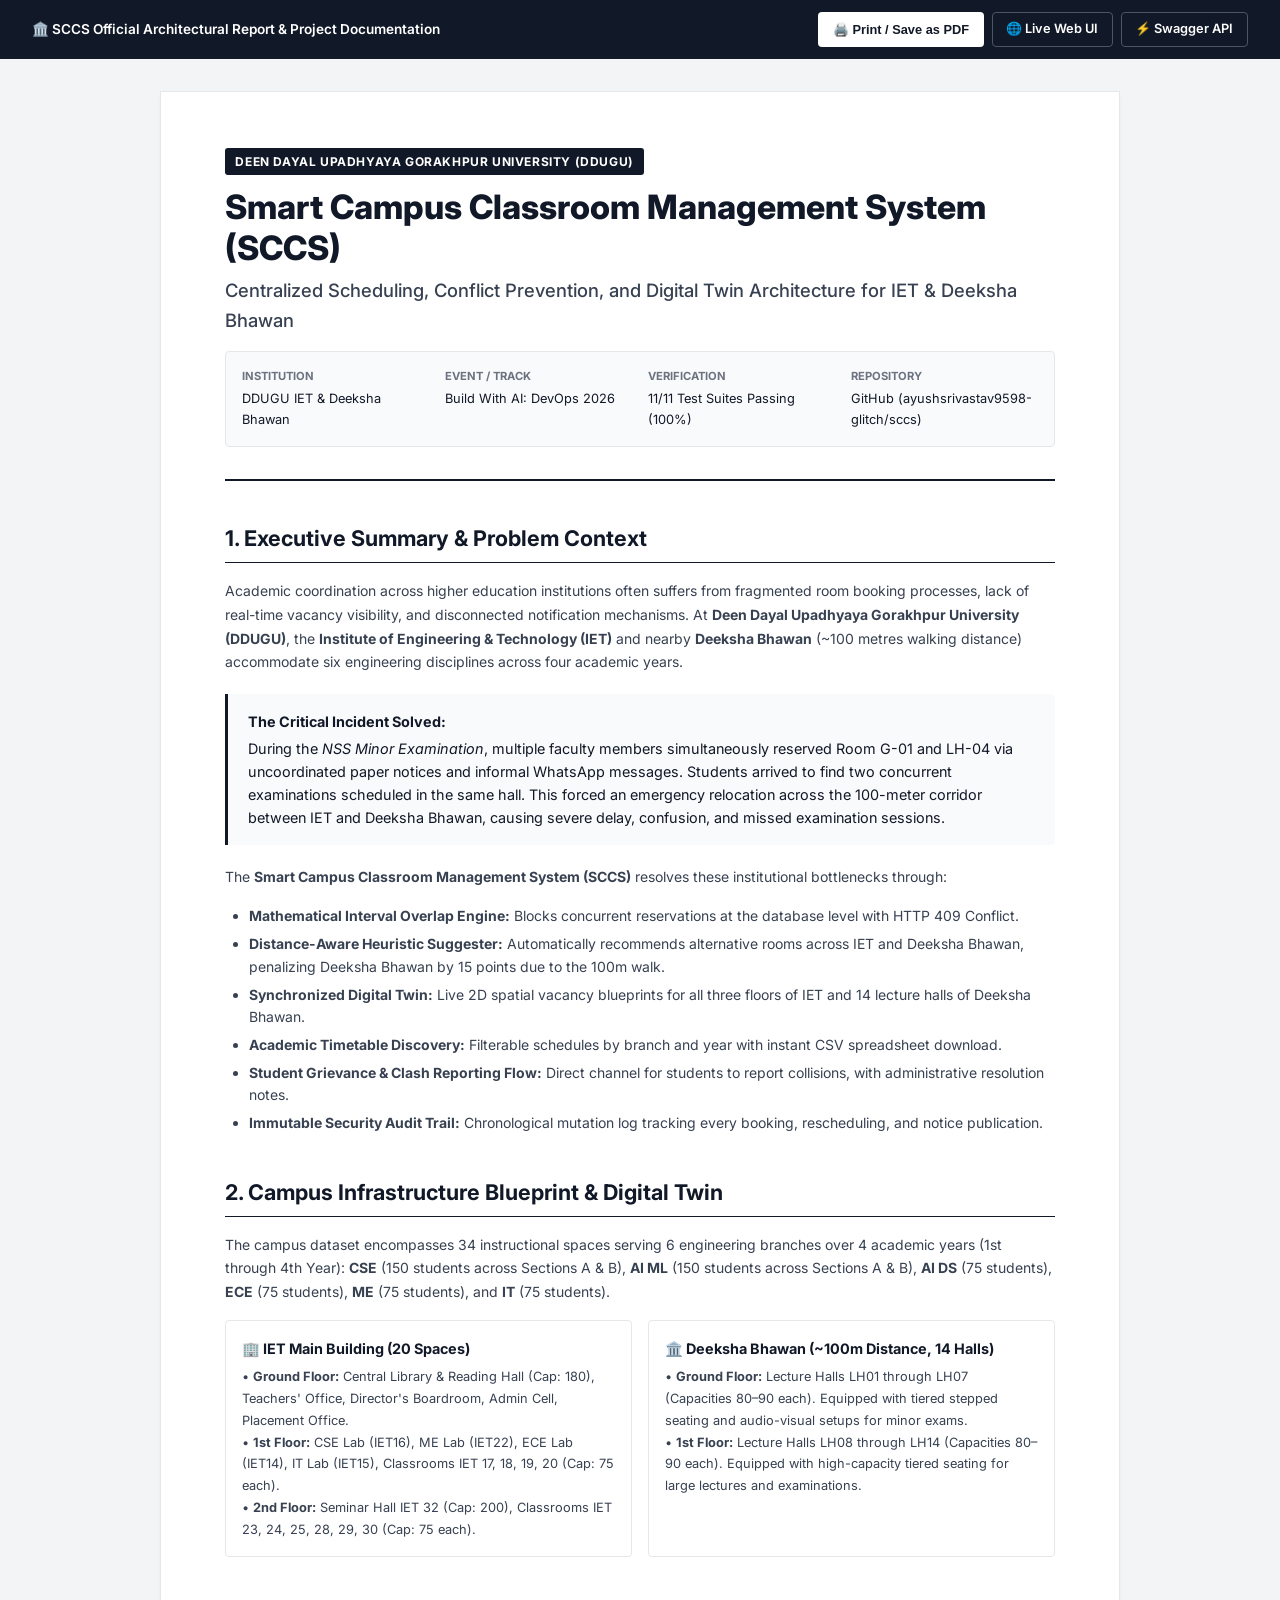
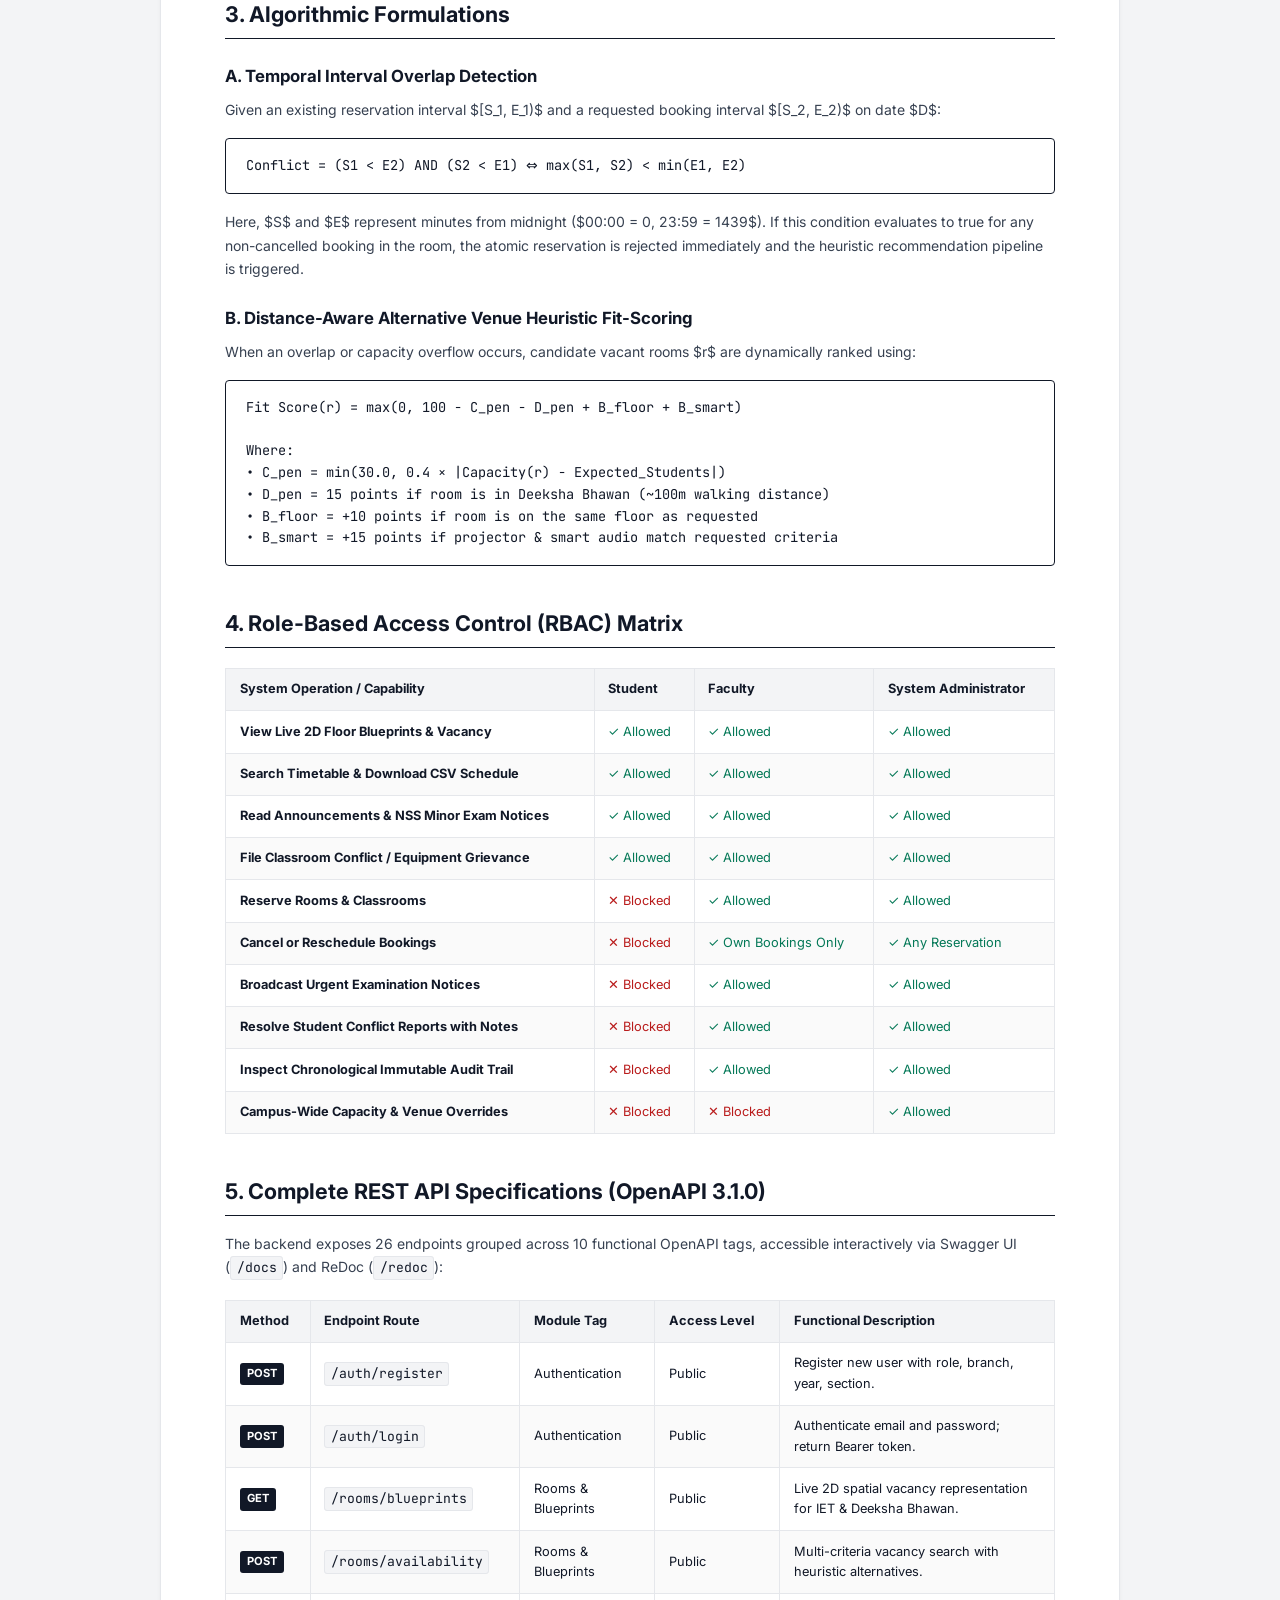
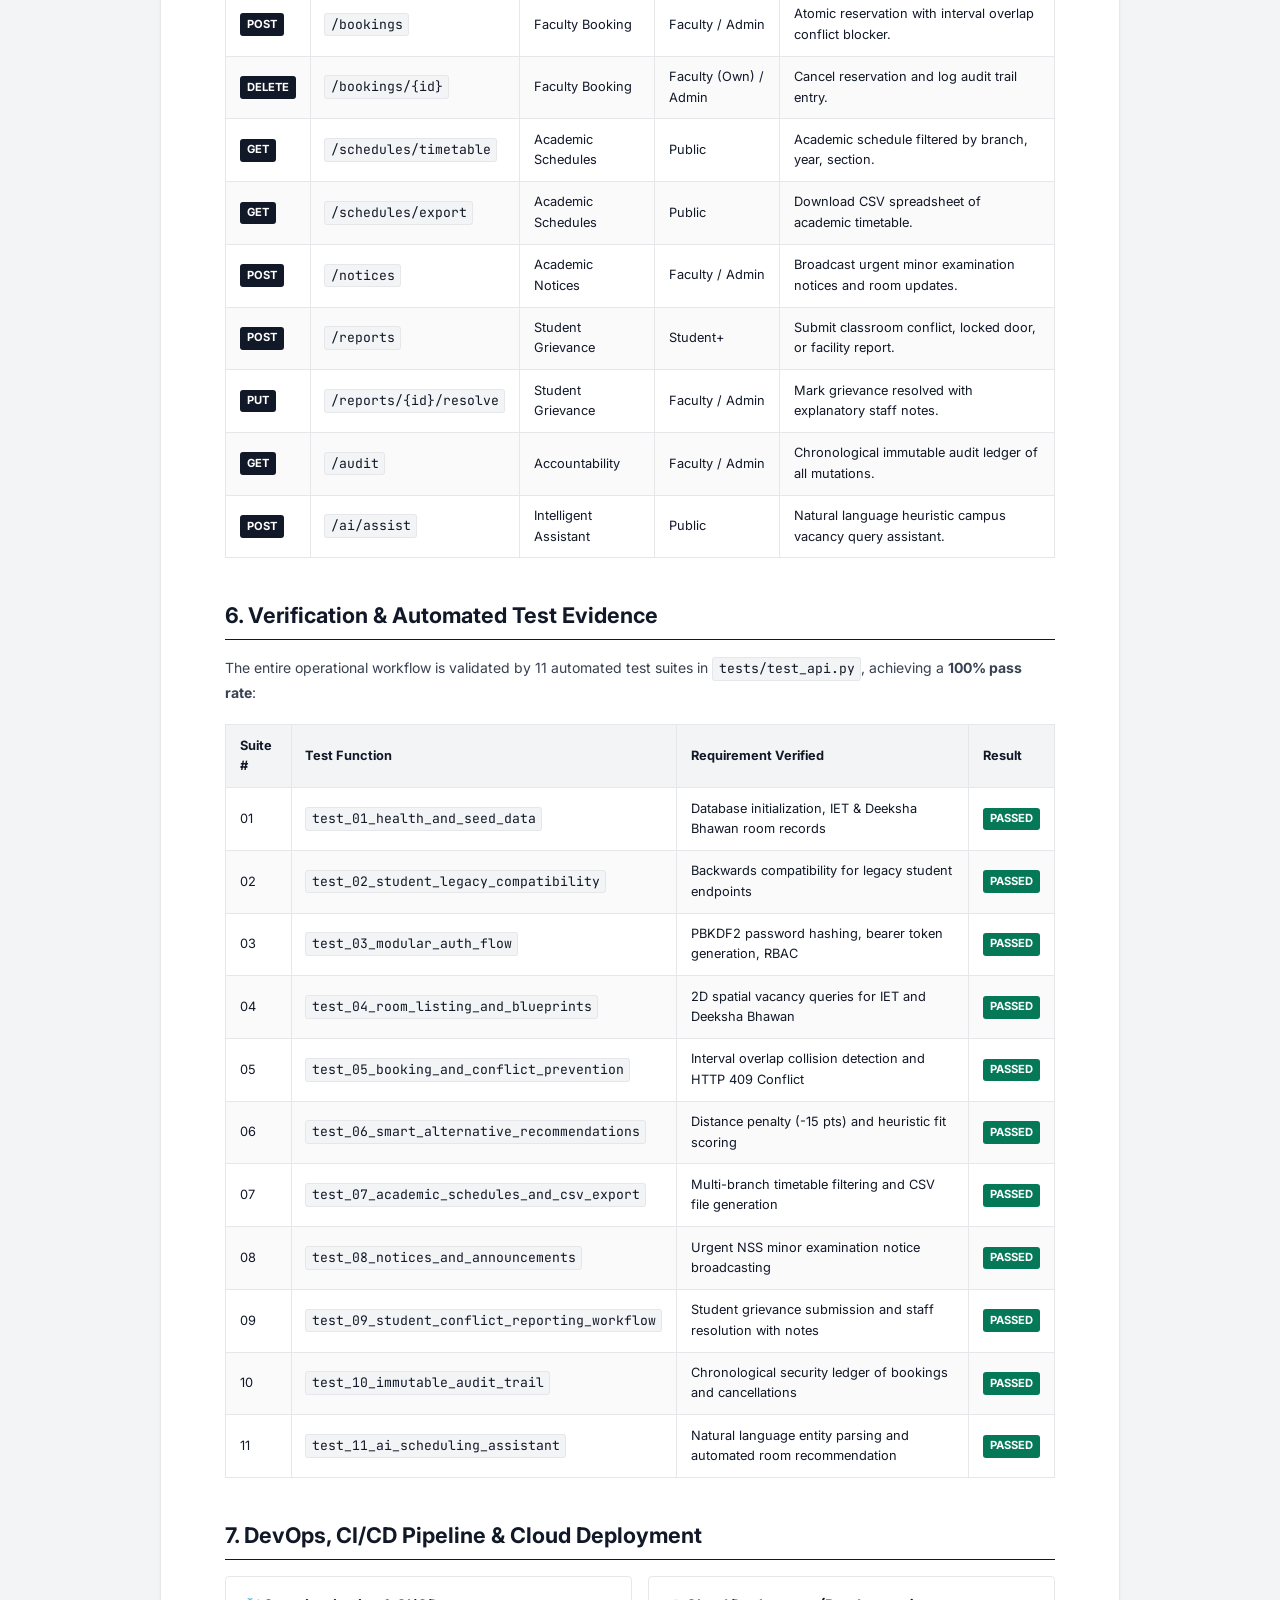
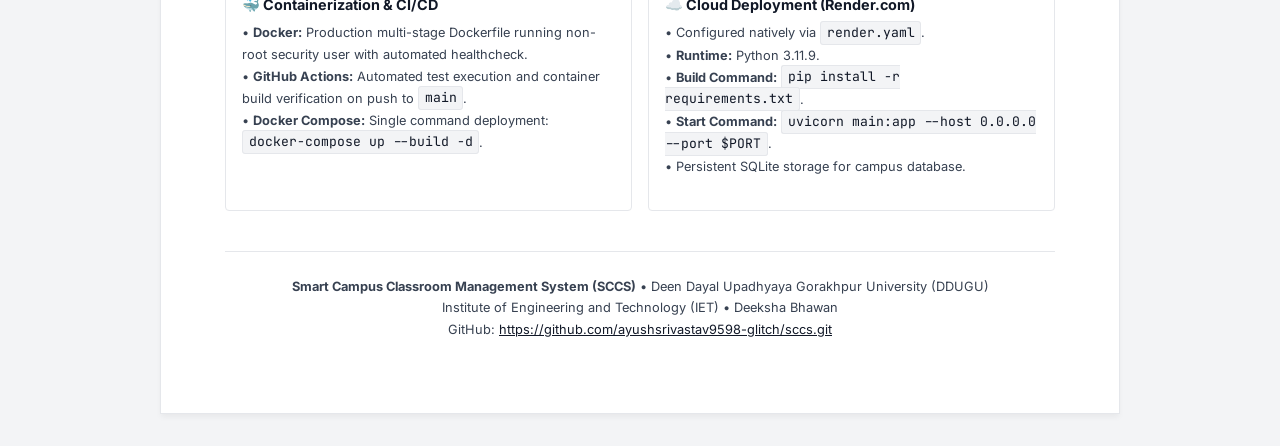
<file: PROJECT_DOCUMENTATION.html>
<!DOCTYPE html>
<html lang="en">
<head>
  <meta charset="UTF-8">
  <meta name="viewport" content="width=device-width, initial-scale=1.0">
  <title>SCCS - Project Documentation & Architectural Report | DDUGU</title>
  <style>
    @import url('https://fonts.googleapis.com/css2?family=Inter:wght@400;500;600;700;800&family=JetBrains+Mono:wght@400;500;700&display=swap');

    :root {
      --primary: #111827;
      --secondary: #374151;
      --muted: #6b7280;
      --border: #e5e7eb;
      --bg: #ffffff;
      --bg-subtle: #f9fafb;
    }

    * {
      box-sizing: border-box;
      margin: 0;
      padding: 0;
    }

    body {
      font-family: 'Inter', -apple-system, BlinkMacSystemFont, "Segoe UI", Roboto, sans-serif;
      color: var(--primary);
      background: #f3f4f6;
      line-height: 1.6;
      font-size: 14px;
    }

    .page-container {
      max-width: 960px;
      margin: 2rem auto;
      background: var(--bg);
      padding: 3.5rem 4rem;
      border: 1px solid var(--border);
      box-shadow: 0 4px 6px -1px rgba(0, 0, 0, 0.05);
    }

    /* Print styling */
    @media print {
      body {
        background: #fff;
      }
      .page-container {
        border: none;
        box-shadow: none;
        padding: 0;
        margin: 0;
        max-width: 100%;
      }
      .page-break {
        page-break-before: always;
      }
      .no-print {
        display: none !important;
      }
    }

    /* Action bar */
    .action-bar {
      position: sticky;
      top: 0;
      background: #111827;
      color: #fff;
      padding: 0.75rem 2rem;
      display: flex;
      justify-content: space-between;
      align-items: center;
      z-index: 1000;
    }

    .btn {
      display: inline-flex;
      align-items: center;
      gap: 0.4rem;
      padding: 0.4rem 0.85rem;
      font-size: 0.8rem;
      font-weight: 600;
      border-radius: 4px;
      text-decoration: none;
      border: 1px solid transparent;
      cursor: pointer;
    }

    .btn-light {
      background: #ffffff;
      color: #111827;
    }

    .btn-outline {
      background: transparent;
      color: #ffffff;
      border-color: #4b5563;
    }

    /* Cover / Header */
    .report-header {
      border-bottom: 2px solid var(--primary);
      padding-bottom: 2rem;
      margin-bottom: 2.5rem;
    }

    .uni-badge {
      display: inline-block;
      font-size: 0.75rem;
      font-weight: 700;
      letter-spacing: 0.05em;
      text-transform: uppercase;
      background: var(--primary);
      color: #fff;
      padding: 0.25rem 0.65rem;
      border-radius: 3px;
      margin-bottom: 0.75rem;
    }

    h1.report-title {
      font-size: 2.1rem;
      font-weight: 800;
      line-height: 1.2;
      color: var(--primary);
      margin-bottom: 0.5rem;
    }

    .report-subtitle {
      font-size: 1.15rem;
      color: var(--secondary);
      font-weight: 500;
      margin-bottom: 1rem;
    }

    .meta-grid {
      display: grid;
      grid-template-columns: repeat(4, 1fr);
      gap: 1rem;
      background: var(--bg-subtle);
      border: 1px solid var(--border);
      padding: 1rem;
      border-radius: 4px;
      font-size: 0.8rem;
    }

    .meta-item strong {
      display: block;
      color: var(--muted);
      font-size: 0.7rem;
      text-transform: uppercase;
      margin-bottom: 0.2rem;
    }

    /* Typography */
    h2 {
      font-size: 1.35rem;
      font-weight: 700;
      color: var(--primary);
      border-bottom: 1.5px solid var(--primary);
      padding-bottom: 0.4rem;
      margin-top: 2.5rem;
      margin-bottom: 1rem;
    }

    h3 {
      font-size: 1.05rem;
      font-weight: 700;
      color: var(--primary);
      margin-top: 1.5rem;
      margin-bottom: 0.5rem;
    }

    p {
      margin-bottom: 1rem;
      color: #374151;
      line-height: 1.7;
    }

    ul, ol {
      margin-left: 1.5rem;
      margin-bottom: 1rem;
      color: #374151;
      line-height: 1.6;
    }

    li {
      margin-bottom: 0.35rem;
    }

    /* Callout Box */
    .callout {
      background: var(--bg-subtle);
      border-left: 3.5px solid var(--primary);
      padding: 1rem 1.25rem;
      border-radius: 0 4px 4px 0;
      margin: 1.25rem 0;
      font-size: 0.9rem;
    }

    .callout strong {
      color: var(--primary);
      display: block;
      margin-bottom: 0.25rem;
    }

    /* Tables */
    table {
      width: 100%;
      border-collapse: collapse;
      font-size: 0.8rem;
      margin: 1.25rem 0;
      border: 1px solid var(--border);
    }

    th, td {
      padding: 0.65rem 0.85rem;
      border: 1px solid var(--border);
      text-align: left;
    }

    th {
      background: #f3f4f6;
      font-weight: 700;
      color: var(--primary);
    }

    tr:nth-child(even) td {
      background: #fafafa;
    }

    /* Code & Formulas */
    pre, code {
      font-family: 'JetBrains Mono', monospace;
    }

    code {
      background: #f3f4f6;
      padding: 0.15rem 0.35rem;
      border-radius: 3px;
      font-size: 0.82rem;
      color: #111827;
      border: 1px solid #e5e7eb;
    }

    .formula-box {
      background: #ffffff;
      border: 1.5px solid #111827;
      padding: 1rem 1.25rem;
      border-radius: 4px;
      margin: 1rem 0;
      font-family: 'JetBrains Mono', monospace;
      font-size: 0.85rem;
      line-height: 1.6;
    }

    /* Badges */
    .badge {
      display: inline-block;
      font-size: 0.7rem;
      font-weight: 700;
      padding: 0.15rem 0.45rem;
      border-radius: 3px;
      background: #111827;
      color: #ffffff;
    }

    .badge-success {
      background: #047857;
      color: #ffffff;
    }

    /* Grid Layouts */
    .grid-2 {
      display: grid;
      grid-template-columns: 1fr 1fr;
      gap: 1rem;
      margin: 1rem 0;
    }

    .card-box {
      border: 1px solid var(--border);
      padding: 1rem;
      border-radius: 4px;
      background: #ffffff;
    }

    .card-box h4 {
      font-size: 0.9rem;
      font-weight: 700;
      margin-bottom: 0.4rem;
      color: var(--primary);
    }
  </style>
</head>
<body>

  <!-- Top Action Bar (hidden in print) -->
  <div class="action-bar no-print">
    <div style="font-size:0.85rem; font-weight:600;">
      🏛️ SCCS Official Architectural Report & Project Documentation
    </div>
    <div style="display:flex; gap:0.5rem;">
      <button class="btn btn-light" onclick="window.print()">🖨️ Print / Save as PDF</button>
      <a href="http://localhost:8000" class="btn btn-outline" target="_blank">🌐 Live Web UI</a>
      <a href="http://localhost:8000/docs" class="btn btn-outline" target="_blank">⚡ Swagger API</a>
    </div>
  </div>

  <div class="page-container">

    <!-- Document Header -->
    <header class="report-header">
      <span class="uni-badge">Deen Dayal Upadhyaya Gorakhpur University (DDUGU)</span>
      <h1 class="report-title">Smart Campus Classroom Management System (SCCS)</h1>
      <div class="report-subtitle">
        Centralized Scheduling, Conflict Prevention, and Digital Twin Architecture for IET & Deeksha Bhawan
      </div>
      <div class="meta-grid">
        <div class="meta-item">
          <strong>Institution</strong>
          DDUGU IET & Deeksha Bhawan
        </div>
        <div class="meta-item">
          <strong>Event / Track</strong>
          Build With AI: DevOps 2026
        </div>
        <div class="meta-item">
          <strong>Verification</strong>
          11/11 Test Suites Passing (100%)
        </div>
        <div class="meta-item">
          <strong>Repository</strong>
          GitHub (ayushsrivastav9598-glitch/sccs)
        </div>
      </div>
    </header>

    <!-- Section 1 -->
    <section>
      <h2>1. Executive Summary & Problem Context</h2>
      <p>
        Academic coordination across higher education institutions often suffers from fragmented room booking processes, lack of real-time vacancy visibility, and disconnected notification mechanisms. At <strong>Deen Dayal Upadhyaya Gorakhpur University (DDUGU)</strong>, the <strong>Institute of Engineering & Technology (IET)</strong> and nearby <strong>Deeksha Bhawan</strong> (~100 metres walking distance) accommodate six engineering disciplines across four academic years.
      </p>

      <div class="callout">
        <strong>The Critical Incident Solved:</strong>
        During the <em>NSS Minor Examination</em>, multiple faculty members simultaneously reserved Room G-01 and LH-04 via uncoordinated paper notices and informal WhatsApp messages. Students arrived to find two concurrent examinations scheduled in the same hall. This forced an emergency relocation across the 100-meter corridor between IET and Deeksha Bhawan, causing severe delay, confusion, and missed examination sessions.
      </div>

      <p>
        The <strong>Smart Campus Classroom Management System (SCCS)</strong> resolves these institutional bottlenecks through:
      </p>
      <ul>
        <li><strong>Mathematical Interval Overlap Engine:</strong> Blocks concurrent reservations at the database level with HTTP 409 Conflict.</li>
        <li><strong>Distance-Aware Heuristic Suggester:</strong> Automatically recommends alternative rooms across IET and Deeksha Bhawan, penalizing Deeksha Bhawan by 15 points due to the 100m walk.</li>
        <li><strong>Synchronized Digital Twin:</strong> Live 2D spatial vacancy blueprints for all three floors of IET and 14 lecture halls of Deeksha Bhawan.</li>
        <li><strong>Academic Timetable Discovery:</strong> Filterable schedules by branch and year with instant CSV spreadsheet download.</li>
        <li><strong>Student Grievance & Clash Reporting Flow:</strong> Direct channel for students to report collisions, with administrative resolution notes.</li>
        <li><strong>Immutable Security Audit Trail:</strong> Chronological mutation log tracking every booking, rescheduling, and notice publication.</li>
      </ul>
    </section>

    <!-- Section 2 -->
    <section>
      <h2>2. Campus Infrastructure Blueprint & Digital Twin</h2>
      <p>
        The campus dataset encompasses 34 instructional spaces serving 6 engineering branches over 4 academic years (1st through 4th Year):
        <strong>CSE</strong> (150 students across Sections A & B), <strong>AI ML</strong> (150 students across Sections A & B), <strong>AI DS</strong> (75 students), <strong>ECE</strong> (75 students), <strong>ME</strong> (75 students), and <strong>IT</strong> (75 students).
      </p>

      <div class="grid-2">
        <div class="card-box">
          <h4>🏢 IET Main Building (20 Spaces)</h4>
          <p style="font-size:0.8rem; margin:0;">
            &bull; <strong>Ground Floor:</strong> Central Library & Reading Hall (Cap: 180), Teachers' Office, Director's Boardroom, Admin Cell, Placement Office.<br/>
            &bull; <strong>1st Floor:</strong> CSE Lab (IET16), ME Lab (IET22), ECE Lab (IET14), IT Lab (IET15), Classrooms IET 17, 18, 19, 20 (Cap: 75 each).<br/>
            &bull; <strong>2nd Floor:</strong> Seminar Hall IET 32 (Cap: 200), Classrooms IET 23, 24, 25, 28, 29, 30 (Cap: 75 each).
          </p>
        </div>
        <div class="card-box">
          <h4>🏛️ Deeksha Bhawan (~100m Distance, 14 Halls)</h4>
          <p style="font-size:0.8rem; margin:0;">
            &bull; <strong>Ground Floor:</strong> Lecture Halls LH01 through LH07 (Capacities 80–90 each). Equipped with tiered stepped seating and audio-visual setups for minor exams.<br/>
            &bull; <strong>1st Floor:</strong> Lecture Halls LH08 through LH14 (Capacities 80–90 each). Equipped with high-capacity tiered seating for large lectures and examinations.
          </p>
        </div>
      </div>
    </section>

    <!-- Section 3 -->
    <section>
      <h2>3. Algorithmic Formulations</h2>

      <h3>A. Temporal Interval Overlap Detection</h3>
      <p>
        Given an existing reservation interval $[S_1, E_1)$ and a requested booking interval $[S_2, E_2)$ on date $D$:
      </p>
      <div class="formula-box">
        Conflict = (S1 &lt; E2) AND (S2 &lt; E1) &hArr; max(S1, S2) &lt; min(E1, E2)
      </div>
      <p>
        Here, $S$ and $E$ represent minutes from midnight ($00:00 = 0, 23:59 = 1439$). If this condition evaluates to true for any non-cancelled booking in the room, the atomic reservation is rejected immediately and the heuristic recommendation pipeline is triggered.
      </p>

      <h3>B. Distance-Aware Alternative Venue Heuristic Fit-Scoring</h3>
      <p>
        When an overlap or capacity overflow occurs, candidate vacant rooms $r$ are dynamically ranked using:
      </p>
      <div class="formula-box">
        Fit Score(r) = max(0, 100 - C_pen - D_pen + B_floor + B_smart)<br/><br/>
        Where:<br/>
        &bull; C_pen = min(30.0, 0.4 &times; |Capacity(r) - Expected_Students|)<br/>
        &bull; D_pen = 15 points if room is in Deeksha Bhawan (~100m walking distance)<br/>
        &bull; B_floor = +10 points if room is on the same floor as requested<br/>
        &bull; B_smart = +15 points if projector &amp; smart audio match requested criteria
      </div>
    </section>

    <!-- Section 4 -->
    <section>
      <h2>4. Role-Based Access Control (RBAC) Matrix</h2>
      <table>
        <thead>
          <tr>
            <th>System Operation / Capability</th>
            <th>Student</th>
            <th>Faculty</th>
            <th>System Administrator</th>
          </tr>
        </thead>
        <tbody>
          <tr>
            <td><strong>View Live 2D Floor Blueprints & Vacancy</strong></td>
            <td style="color:#047857;">✓ Allowed</td>
            <td style="color:#047857;">✓ Allowed</td>
            <td style="color:#047857;">✓ Allowed</td>
          </tr>
          <tr>
            <td><strong>Search Timetable & Download CSV Schedule</strong></td>
            <td style="color:#047857;">✓ Allowed</td>
            <td style="color:#047857;">✓ Allowed</td>
            <td style="color:#047857;">✓ Allowed</td>
          </tr>
          <tr>
            <td><strong>Read Announcements & NSS Minor Exam Notices</strong></td>
            <td style="color:#047857;">✓ Allowed</td>
            <td style="color:#047857;">✓ Allowed</td>
            <td style="color:#047857;">✓ Allowed</td>
          </tr>
          <tr>
            <td><strong>File Classroom Conflict / Equipment Grievance</strong></td>
            <td style="color:#047857;">✓ Allowed</td>
            <td style="color:#047857;">✓ Allowed</td>
            <td style="color:#047857;">✓ Allowed</td>
          </tr>
          <tr>
            <td><strong>Reserve Rooms & Classrooms</strong></td>
            <td style="color:#b91c1c;">✕ Blocked</td>
            <td style="color:#047857;">✓ Allowed</td>
            <td style="color:#047857;">✓ Allowed</td>
          </tr>
          <tr>
            <td><strong>Cancel or Reschedule Bookings</strong></td>
            <td style="color:#b91c1c;">✕ Blocked</td>
            <td style="color:#047857;">✓ Own Bookings Only</td>
            <td style="color:#047857;">✓ Any Reservation</td>
          </tr>
          <tr>
            <td><strong>Broadcast Urgent Examination Notices</strong></td>
            <td style="color:#b91c1c;">✕ Blocked</td>
            <td style="color:#047857;">✓ Allowed</td>
            <td style="color:#047857;">✓ Allowed</td>
          </tr>
          <tr>
            <td><strong>Resolve Student Conflict Reports with Notes</strong></td>
            <td style="color:#b91c1c;">✕ Blocked</td>
            <td style="color:#047857;">✓ Allowed</td>
            <td style="color:#047857;">✓ Allowed</td>
          </tr>
          <tr>
            <td><strong>Inspect Chronological Immutable Audit Trail</strong></td>
            <td style="color:#b91c1c;">✕ Blocked</td>
            <td style="color:#047857;">✓ Allowed</td>
            <td style="color:#047857;">✓ Allowed</td>
          </tr>
          <tr>
            <td><strong>Campus-Wide Capacity & Venue Overrides</strong></td>
            <td style="color:#b91c1c;">✕ Blocked</td>
            <td style="color:#b91c1c;">✕ Blocked</td>
            <td style="color:#047857;">✓ Allowed</td>
          </tr>
        </tbody>
      </table>
    </section>

    <!-- Section 5 -->
    <section>
      <h2>5. Complete REST API Specifications (OpenAPI 3.1.0)</h2>
      <p>
        The backend exposes 26 endpoints grouped across 10 functional OpenAPI tags, accessible interactively via Swagger UI (<code>/docs</code>) and ReDoc (<code>/redoc</code>):
      </p>
      <table>
        <thead>
          <tr>
            <th>Method</th>
            <th>Endpoint Route</th>
            <th>Module Tag</th>
            <th>Access Level</th>
            <th>Functional Description</th>
          </tr>
        </thead>
        <tbody>
          <tr>
            <td><span class="badge">POST</span></td>
            <td><code>/auth/register</code></td>
            <td>Authentication</td>
            <td>Public</td>
            <td>Register new user with role, branch, year, section.</td>
          </tr>
          <tr>
            <td><span class="badge">POST</span></td>
            <td><code>/auth/login</code></td>
            <td>Authentication</td>
            <td>Public</td>
            <td>Authenticate email and password; return Bearer token.</td>
          </tr>
          <tr>
            <td><span class="badge">GET</span></td>
            <td><code>/rooms/blueprints</code></td>
            <td>Rooms &amp; Blueprints</td>
            <td>Public</td>
            <td>Live 2D spatial vacancy representation for IET &amp; Deeksha Bhawan.</td>
          </tr>
          <tr>
            <td><span class="badge">POST</span></td>
            <td><code>/rooms/availability</code></td>
            <td>Rooms &amp; Blueprints</td>
            <td>Public</td>
            <td>Multi-criteria vacancy search with heuristic alternatives.</td>
          </tr>
          <tr>
            <td><span class="badge">POST</span></td>
            <td><code>/bookings</code></td>
            <td>Faculty Booking</td>
            <td>Faculty / Admin</td>
            <td>Atomic reservation with interval overlap conflict blocker.</td>
          </tr>
          <tr>
            <td><span class="badge">DELETE</span></td>
            <td><code>/bookings/{id}</code></td>
            <td>Faculty Booking</td>
            <td>Faculty (Own) / Admin</td>
            <td>Cancel reservation and log audit trail entry.</td>
          </tr>
          <tr>
            <td><span class="badge">GET</span></td>
            <td><code>/schedules/timetable</code></td>
            <td>Academic Schedules</td>
            <td>Public</td>
            <td>Academic schedule filtered by branch, year, section.</td>
          </tr>
          <tr>
            <td><span class="badge">GET</span></td>
            <td><code>/schedules/export</code></td>
            <td>Academic Schedules</td>
            <td>Public</td>
            <td>Download CSV spreadsheet of academic timetable.</td>
          </tr>
          <tr>
            <td><span class="badge">POST</span></td>
            <td><code>/notices</code></td>
            <td>Academic Notices</td>
            <td>Faculty / Admin</td>
            <td>Broadcast urgent minor examination notices and room updates.</td>
          </tr>
          <tr>
            <td><span class="badge">POST</span></td>
            <td><code>/reports</code></td>
            <td>Student Grievance</td>
            <td>Student+</td>
            <td>Submit classroom conflict, locked door, or facility report.</td>
          </tr>
          <tr>
            <td><span class="badge">PUT</span></td>
            <td><code>/reports/{id}/resolve</code></td>
            <td>Student Grievance</td>
            <td>Faculty / Admin</td>
            <td>Mark grievance resolved with explanatory staff notes.</td>
          </tr>
          <tr>
            <td><span class="badge">GET</span></td>
            <td><code>/audit</code></td>
            <td>Accountability</td>
            <td>Faculty / Admin</td>
            <td>Chronological immutable audit ledger of all mutations.</td>
          </tr>
          <tr>
            <td><span class="badge">POST</span></td>
            <td><code>/ai/assist</code></td>
            <td>Intelligent Assistant</td>
            <td>Public</td>
            <td>Natural language heuristic campus vacancy query assistant.</td>
          </tr>
        </tbody>
      </table>
    </section>

    <!-- Section 6 -->
    <section>
      <h2>6. Verification & Automated Test Evidence</h2>
      <p>
        The entire operational workflow is validated by 11 automated test suites in <code>tests/test_api.py</code>, achieving a <strong>100% pass rate</strong>:
      </p>
      <table>
        <thead>
          <tr>
            <th>Suite #</th>
            <th>Test Function</th>
            <th>Requirement Verified</th>
            <th>Result</th>
          </tr>
        </thead>
        <tbody>
          <tr>
            <td>01</td>
            <td><code>test_01_health_and_seed_data</code></td>
            <td>Database initialization, IET &amp; Deeksha Bhawan room records</td>
            <td><span class="badge badge-success">PASSED</span></td>
          </tr>
          <tr>
            <td>02</td>
            <td><code>test_02_student_legacy_compatibility</code></td>
            <td>Backwards compatibility for legacy student endpoints</td>
            <td><span class="badge badge-success">PASSED</span></td>
          </tr>
          <tr>
            <td>03</td>
            <td><code>test_03_modular_auth_flow</code></td>
            <td>PBKDF2 password hashing, bearer token generation, RBAC</td>
            <td><span class="badge badge-success">PASSED</span></td>
          </tr>
          <tr>
            <td>04</td>
            <td><code>test_04_room_listing_and_blueprints</code></td>
            <td>2D spatial vacancy queries for IET and Deeksha Bhawan</td>
            <td><span class="badge badge-success">PASSED</span></td>
          </tr>
          <tr>
            <td>05</td>
            <td><code>test_05_booking_and_conflict_prevention</code></td>
            <td>Interval overlap collision detection and HTTP 409 Conflict</td>
            <td><span class="badge badge-success">PASSED</span></td>
          </tr>
          <tr>
            <td>06</td>
            <td><code>test_06_smart_alternative_recommendations</code></td>
            <td>Distance penalty (-15 pts) and heuristic fit scoring</td>
            <td><span class="badge badge-success">PASSED</span></td>
          </tr>
          <tr>
            <td>07</td>
            <td><code>test_07_academic_schedules_and_csv_export</code></td>
            <td>Multi-branch timetable filtering and CSV file generation</td>
            <td><span class="badge badge-success">PASSED</span></td>
          </tr>
          <tr>
            <td>08</td>
            <td><code>test_08_notices_and_announcements</code></td>
            <td>Urgent NSS minor examination notice broadcasting</td>
            <td><span class="badge badge-success">PASSED</span></td>
          </tr>
          <tr>
            <td>09</td>
            <td><code>test_09_student_conflict_reporting_workflow</code></td>
            <td>Student grievance submission and staff resolution with notes</td>
            <td><span class="badge badge-success">PASSED</span></td>
          </tr>
          <tr>
            <td>10</td>
            <td><code>test_10_immutable_audit_trail</code></td>
            <td>Chronological security ledger of bookings and cancellations</td>
            <td><span class="badge badge-success">PASSED</span></td>
          </tr>
          <tr>
            <td>11</td>
            <td><code>test_11_ai_scheduling_assistant</code></td>
            <td>Natural language entity parsing and automated room recommendation</td>
            <td><span class="badge badge-success">PASSED</span></td>
          </tr>
        </tbody>
      </table>
    </section>

    <!-- Section 7 -->
    <section>
      <h2>7. DevOps, CI/CD Pipeline & Cloud Deployment</h2>
      <div class="grid-2">
        <div class="card-box">
          <h4>🐳 Containerization & CI/CD</h4>
          <p style="font-size:0.8rem;">
            &bull; <strong>Docker:</strong> Production multi-stage Dockerfile running non-root security user with automated healthcheck.<br/>
            &bull; <strong>GitHub Actions:</strong> Automated test execution and container build verification on push to <code>main</code>.<br/>
            &bull; <strong>Docker Compose:</strong> Single command deployment: <code>docker-compose up --build -d</code>.
          </p>
        </div>
        <div class="card-box">
          <h4>☁️ Cloud Deployment (Render.com)</h4>
          <p style="font-size:0.8rem;">
            &bull; Configured natively via <code>render.yaml</code>.<br/>
            &bull; <strong>Runtime:</strong> Python 3.11.9.<br/>
            &bull; <strong>Build Command:</strong> <code>pip install -r requirements.txt</code>.<br/>
            &bull; <strong>Start Command:</strong> <code>uvicorn main:app --host 0.0.0.0 --port $PORT</code>.<br/>
            &bull; Persistent SQLite storage for campus database.
          </p>
        </div>
      </div>
    </section>

    <!-- Section 8 -->
    <section style="margin-top:2.5rem; padding-top:1.5rem; border-top:1px solid var(--border); font-size:0.8rem; color:var(--muted); text-align:center;">
      <p>
        <strong>Smart Campus Classroom Management System (SCCS)</strong> &bull; Deen Dayal Upadhyaya Gorakhpur University (DDUGU)<br/>
        Institute of Engineering and Technology (IET) &bull; Deeksha Bhawan<br/>
        GitHub: <a href="https://github.com/ayushsrivastav9598-glitch/sccs.git" style="color:#111827;">https://github.com/ayushsrivastav9598-glitch/sccs.git</a>
      </p>
    </section>

  </div>
</body>
</html>
</file>
